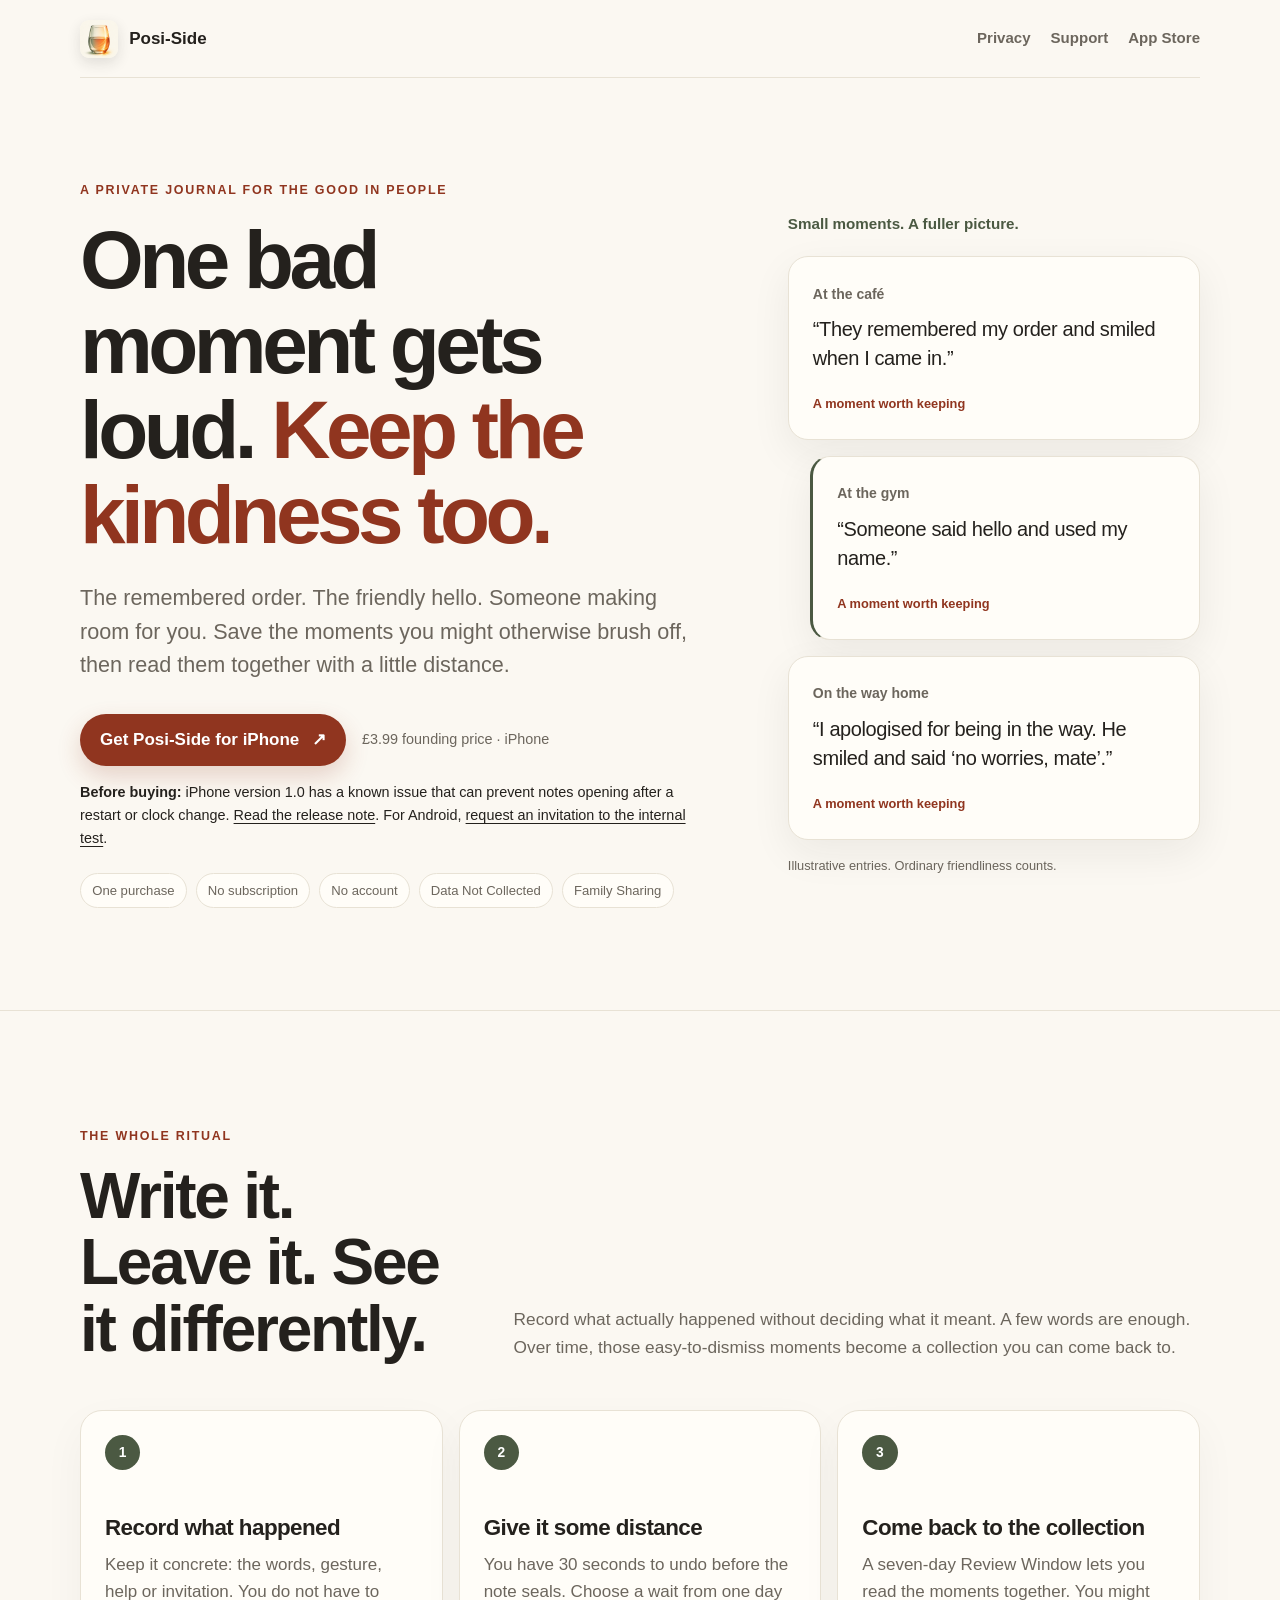
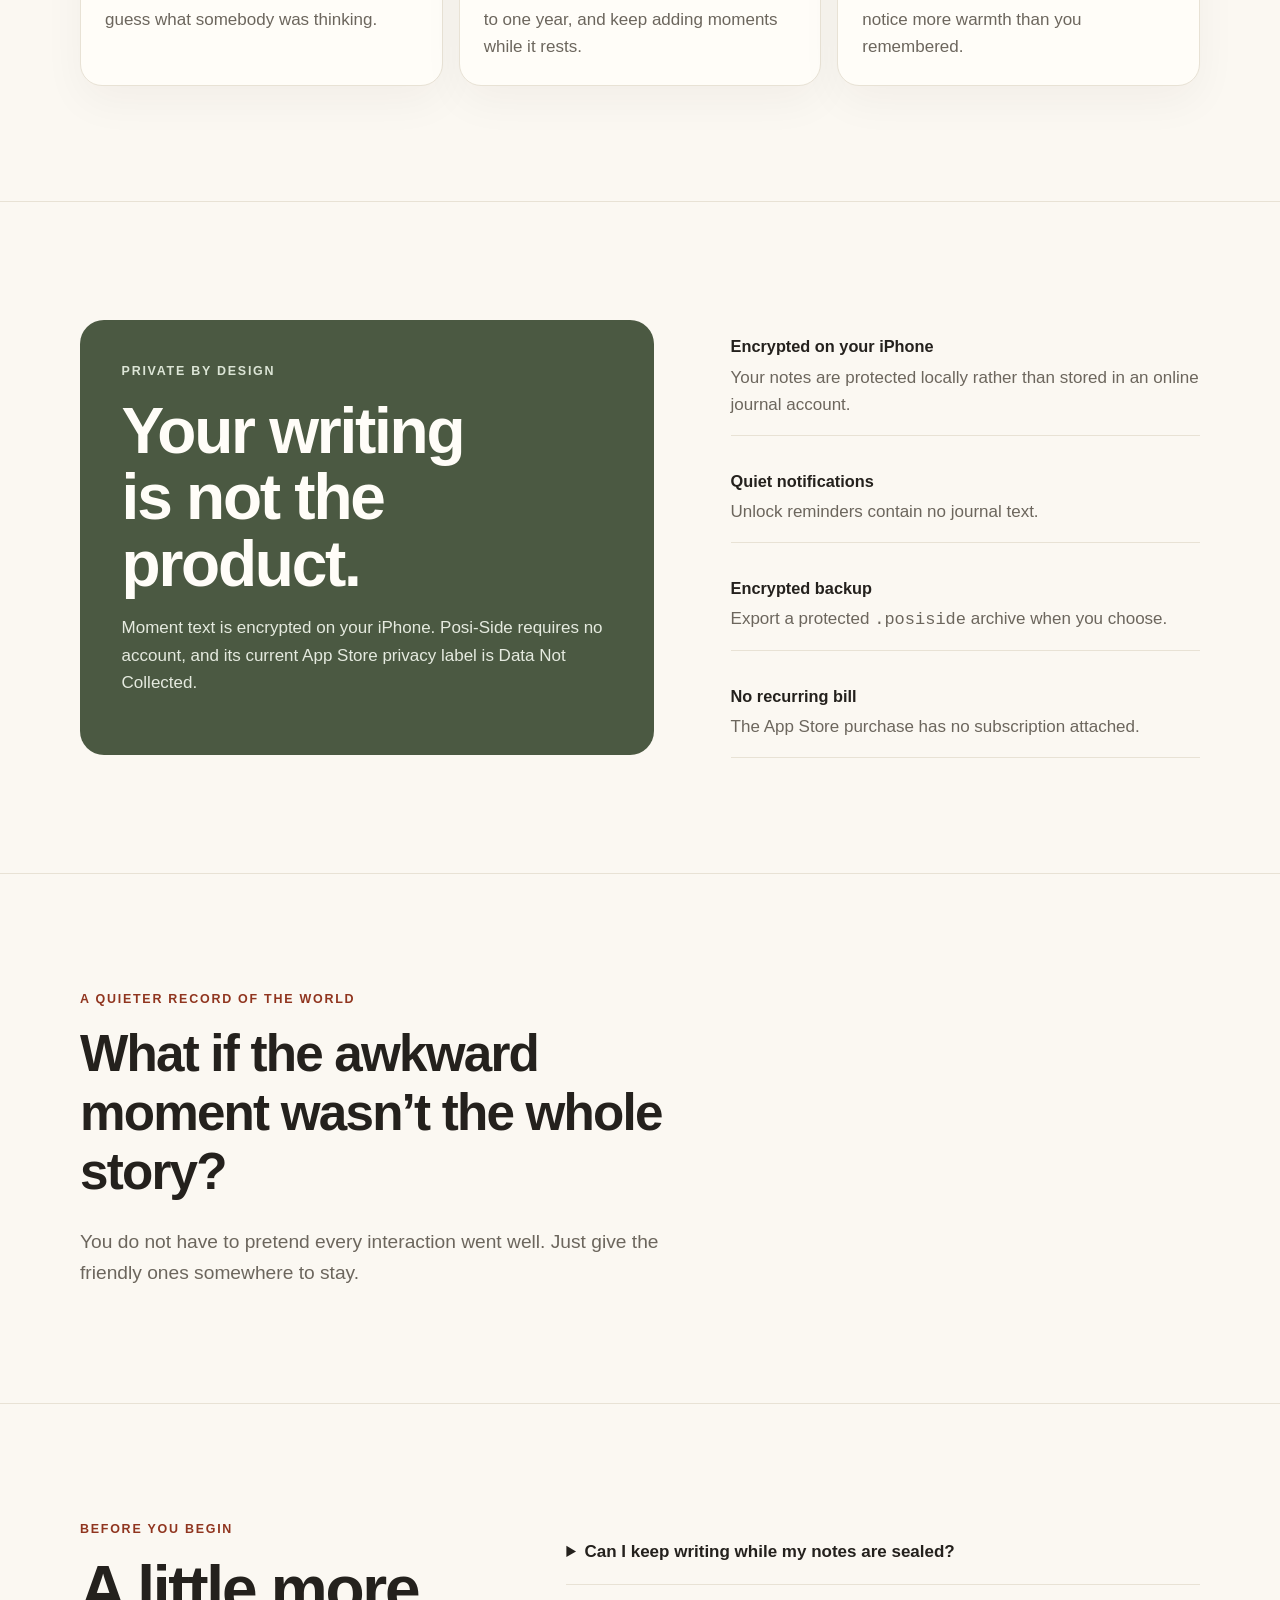
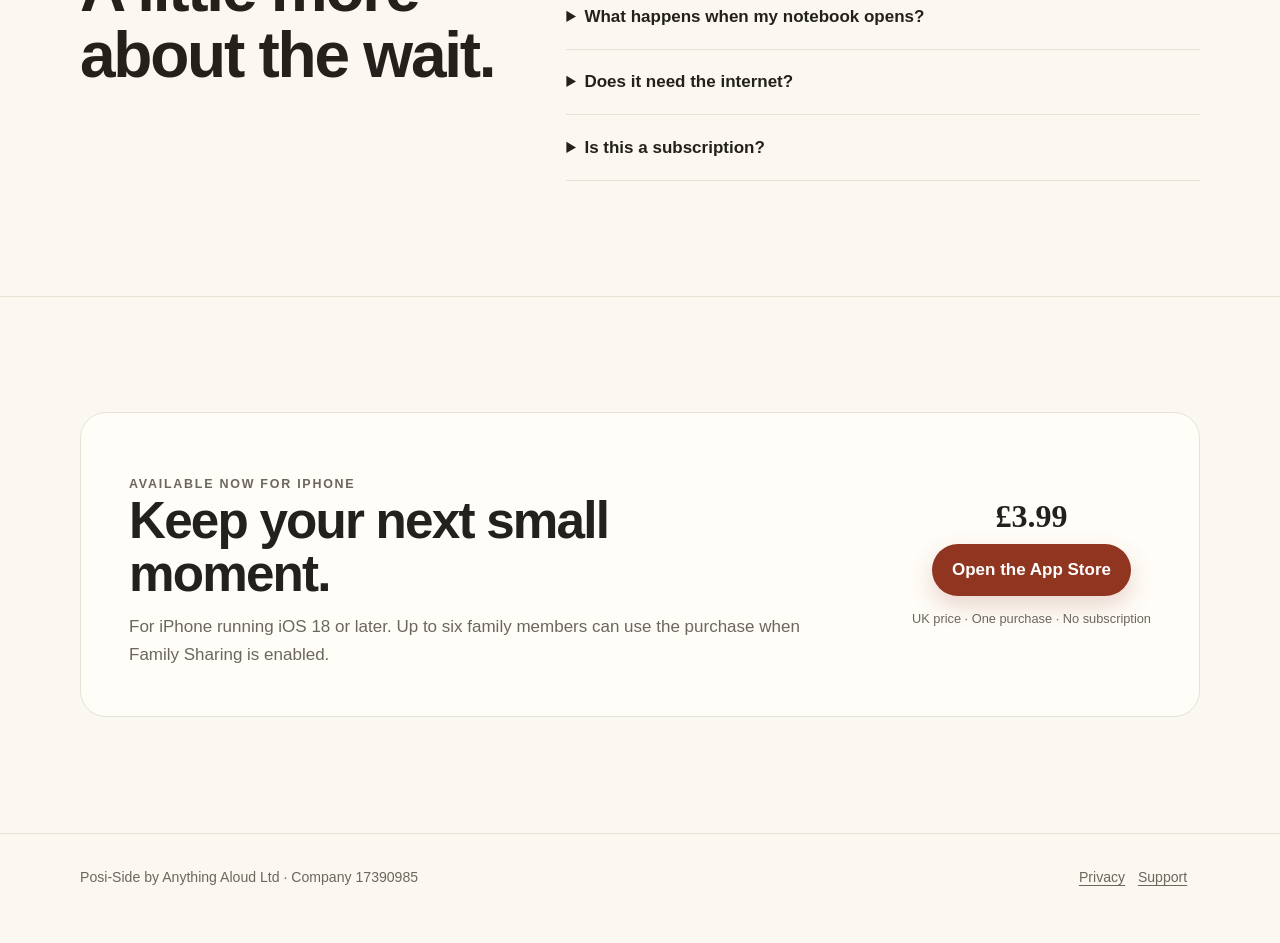
<file: index.html>
<!doctype html>
<html lang="en-GB">
<head>
  <meta charset="utf-8">
  <meta name="viewport" content="width=device-width,initial-scale=1">
  <meta name="referrer" content="strict-origin-when-cross-origin">
  <meta name="robots" content="index,follow,max-image-preview:large">
  <meta name="theme-color" content="#fbf8f2">
  <meta name="apple-itunes-app" content="app-id=6804738473">
  <title>Posi-Side — keep the quiet evidence too</title>
  <meta name="description" content="Record the small, observable signs of warmth that are easy to overlook, then revisit the collection later. A private iPhone journal with no account or subscription.">
  <link rel="canonical" href="https://alfie-ns.github.io/posi-side-support/">
  <meta property="og:type" content="website">
  <meta property="og:site_name" content="Posi-Side">
  <meta property="og:title" content="Posi-Side — keep the quiet evidence too">
  <meta property="og:description" content="Record the ordinary warmth you usually miss, then see the cumulative pattern later. Private on iPhone, with no account or subscription.">
  <meta property="og:url" content="https://alfie-ns.github.io/posi-side-support/">
  <meta property="og:image" content="https://alfie-ns.github.io/posi-side-support/assets/posi-side-header.png">
  <meta property="og:image:width" content="1600">
  <meta property="og:image:height" content="900">
  <meta property="og:image:alt" content="Posi-Side: Keep the quiet evidence. See the pattern later.">
  <meta name="twitter:card" content="summary_large_image">
  <meta name="twitter:title" content="Posi-Side — keep the quiet evidence too">
  <meta name="twitter:description" content="Record the ordinary warmth you usually miss, then see the cumulative pattern later. Private on iPhone, with no account or subscription.">
  <meta name="twitter:image" content="https://alfie-ns.github.io/posi-side-support/assets/posi-side-header.png">
  <link rel="stylesheet" href="styles.css">
</head>
<body>
  <a class="skip" href="#content">Skip to content</a>
  <div class="wrap">
    <header class="site-header">
      <a class="brand" href="./" aria-label="Posi-Side home">
        <img src="assets/posi-side-icon.png" width="38" height="38" alt="">
        <span>Posi-Side</span>
      </a>
      <nav aria-label="Page">
        <a href="privacy/">Privacy</a>
        <a href="support/">Support</a>
        <a class="nav-buy" href="https://apps.apple.com/gb/app/posi-side-positive-journal/id6804738473">App Store</a>
      </nav>
    </header>
  </div>

  <main id="content">
    <div class="wrap">
      <section class="hero" aria-labelledby="hero-title">
        <div>
          <p class="eyebrow">A private journal for the good in people</p>
          <h1 id="hero-title">One bad moment gets loud. <em>Keep the kindness too.</em></h1>
          <p class="lede">The remembered order. The friendly hello. Someone making room for you. Save the moments you might otherwise brush off, then read them together with a little distance.</p>
          <div class="actions">
            <a class="primary" href="https://apps.apple.com/gb/app/posi-side-positive-journal/id6804738473">Get Posi-Side for iPhone <span aria-hidden="true">↗</span></a>
            <span class="price-note">£3.99 founding price · iPhone</span>
          </div>
          <p class="small"><strong>Before buying:</strong> iPhone version 1.0 has a known issue that can prevent notes opening after a restart or clock change. <a href="support/">Read the release note</a>. For Android, <a href="test/">request an invitation to the internal test</a>.</p>
          <ul class="trust" aria-label="Purchase and privacy details">
            <li>One purchase</li>
            <li>No subscription</li>
            <li>No account</li>
            <li>Data Not Collected</li>
            <li>Family Sharing</li>
          </ul>
        </div>
        <aside class="moment-stack" aria-label="Example moments you could keep">
          <p class="example-label">Small moments. A fuller picture.</p>
          <article class="moment"><span class="moment-context">At the café</span><p>“They remembered my order and smiled when I came in.”</p><span class="moment-status">A moment worth keeping</span></article>
          <article class="moment"><span class="moment-context">At the gym</span><p>“Someone said hello and used my name.”</p><span class="moment-status">A moment worth keeping</span></article>
          <article class="moment"><span class="moment-context">On the way home</span><p>“I apologised for being in the way. He smiled and said ‘no worries, mate’.”</p><span class="moment-status">A moment worth keeping</span></article>
          <p class="example-caption">Illustrative entries. Ordinary friendliness counts.</p>
        </aside>
      </section>
    </div>

    <section class="section" id="how" aria-labelledby="how-title">
      <div class="wrap">
        <div class="section-head">
          <div>
            <p class="eyebrow">The whole ritual</p>
            <h2 id="how-title">Write it. Leave it. See it differently.</h2>
          </div>
          <p>Record what actually happened without deciding what it meant. A few words are enough. Over time, those easy-to-dismiss moments become a collection you can come back to.</p>
        </div>
        <div class="steps">
          <article class="step">
            <span class="number" aria-hidden="true">1</span>
            <h3>Record what happened</h3>
            <p>Keep it concrete: the words, gesture, help or invitation. You do not have to guess what somebody was thinking.</p>
          </article>
          <article class="step">
            <span class="number" aria-hidden="true">2</span>
            <h3>Give it some distance</h3>
            <p>You have 30 seconds to undo before the note seals. Choose a wait from one day to one year, and keep adding moments while it rests.</p>
          </article>
          <article class="step">
            <span class="number" aria-hidden="true">3</span>
            <h3>Come back to the collection</h3>
            <p>A seven-day Review Window lets you read the moments together. You might notice more warmth than you remembered.</p>
          </article>
        </div>
      </div>
    </section>

    <section class="section" id="privacy" aria-labelledby="privacy-title">
      <div class="wrap privacy-grid">
        <div class="privacy-card">
          <p class="eyebrow">Private by design</p>
          <h2 id="privacy-title">Your writing is not the product.</h2>
          <p>Moment text is encrypted on your iPhone. Posi-Side requires no account, and its current App Store privacy label is Data Not Collected.</p>
        </div>
        <ul class="facts">
          <li><strong>Encrypted on your iPhone</strong><span>Your notes are protected locally rather than stored in an online journal account.</span></li>
          <li><strong>Quiet notifications</strong><span>Unlock reminders contain no journal text.</span></li>
          <li><strong>Encrypted backup</strong><span>Export a protected <code>.posiside</code> archive when you choose.</span></li>
          <li><strong>No recurring bill</strong><span>The App Store purchase has no subscription attached.</span></li>
        </ul>
      </div>
    </section>

    <section class="section" aria-labelledby="perspective-title">
      <div class="wrap">
        <p class="eyebrow">A quieter record of the world</p>
        <h2 class="quote" id="perspective-title">What if the awkward moment wasn’t the whole story?</h2>
        <p class="perspective-copy">You do not have to pretend every interaction went well. Just give the friendly ones somewhere to stay.</p>
      </div>
    </section>

    <section class="section" aria-labelledby="questions-title">
      <div class="wrap questions">
        <div><p class="eyebrow">Before you begin</p><h2 id="questions-title">A little more about the wait.</h2></div>
        <div class="answers">
          <details><summary>Can I keep writing while my notes are sealed?</summary><p>Yes. Keep capturing moments while you wait. Each new note has its own 30-second undo period before it seals.</p></details>
          <details><summary>What happens when my notebook opens?</summary><p>You get a seven-day Review Window to revisit the collection. Afterwards, the notes return to the protected archive. The app also has a once-in-three-years Review Day that opens sealed history for 24 hours. Enable reminders if you would like help remembering the opening date.</p></details>
          <details><summary>Does it need the internet?</summary><p>You can capture moments offline. After an iPhone restart or a clock change, a brief internet connection may be needed to confirm the opening date. That check does not send your journal text. We are preparing a fix for this check in version 1.0; <a href="support/">read the current release note</a>.</p></details>
          <details><summary>Is this a subscription?</summary><p>No. The current UK App Store price is £3.99, paid once. There is no subscription attached to that purchase. Prices vary by country; the App Store shows your local price before you buy.</p></details>
        </div>
      </div>
    </section>

    <section class="section" aria-labelledby="buy-title">
      <div class="wrap">
        <div class="offer">
          <div>
            <p class="eyebrow">Available now for iPhone</p>
            <h2 id="buy-title">Keep your next small moment.</h2>
            <p>For iPhone running iOS 18 or later. Up to six family members can use the purchase when Family Sharing is enabled.</p>
          </div>
          <div class="offer-action">
            <div class="price">£3.99</div>
            <a class="primary" href="https://apps.apple.com/gb/app/posi-side-positive-journal/id6804738473">Open the App Store</a>
            <p class="fine">UK price · One purchase · No subscription</p>
          </div>
        </div>
      </div>
    </section>
  </main>

  <footer>
    <div class="wrap footer-inner">
      <p>Posi-Side by Anything Aloud Ltd · Company 17390985</p>
      <p><a href="privacy/">Privacy</a><a href="support/">Support</a></p>
    </div>
  </footer>
</body>
</html>
</file>
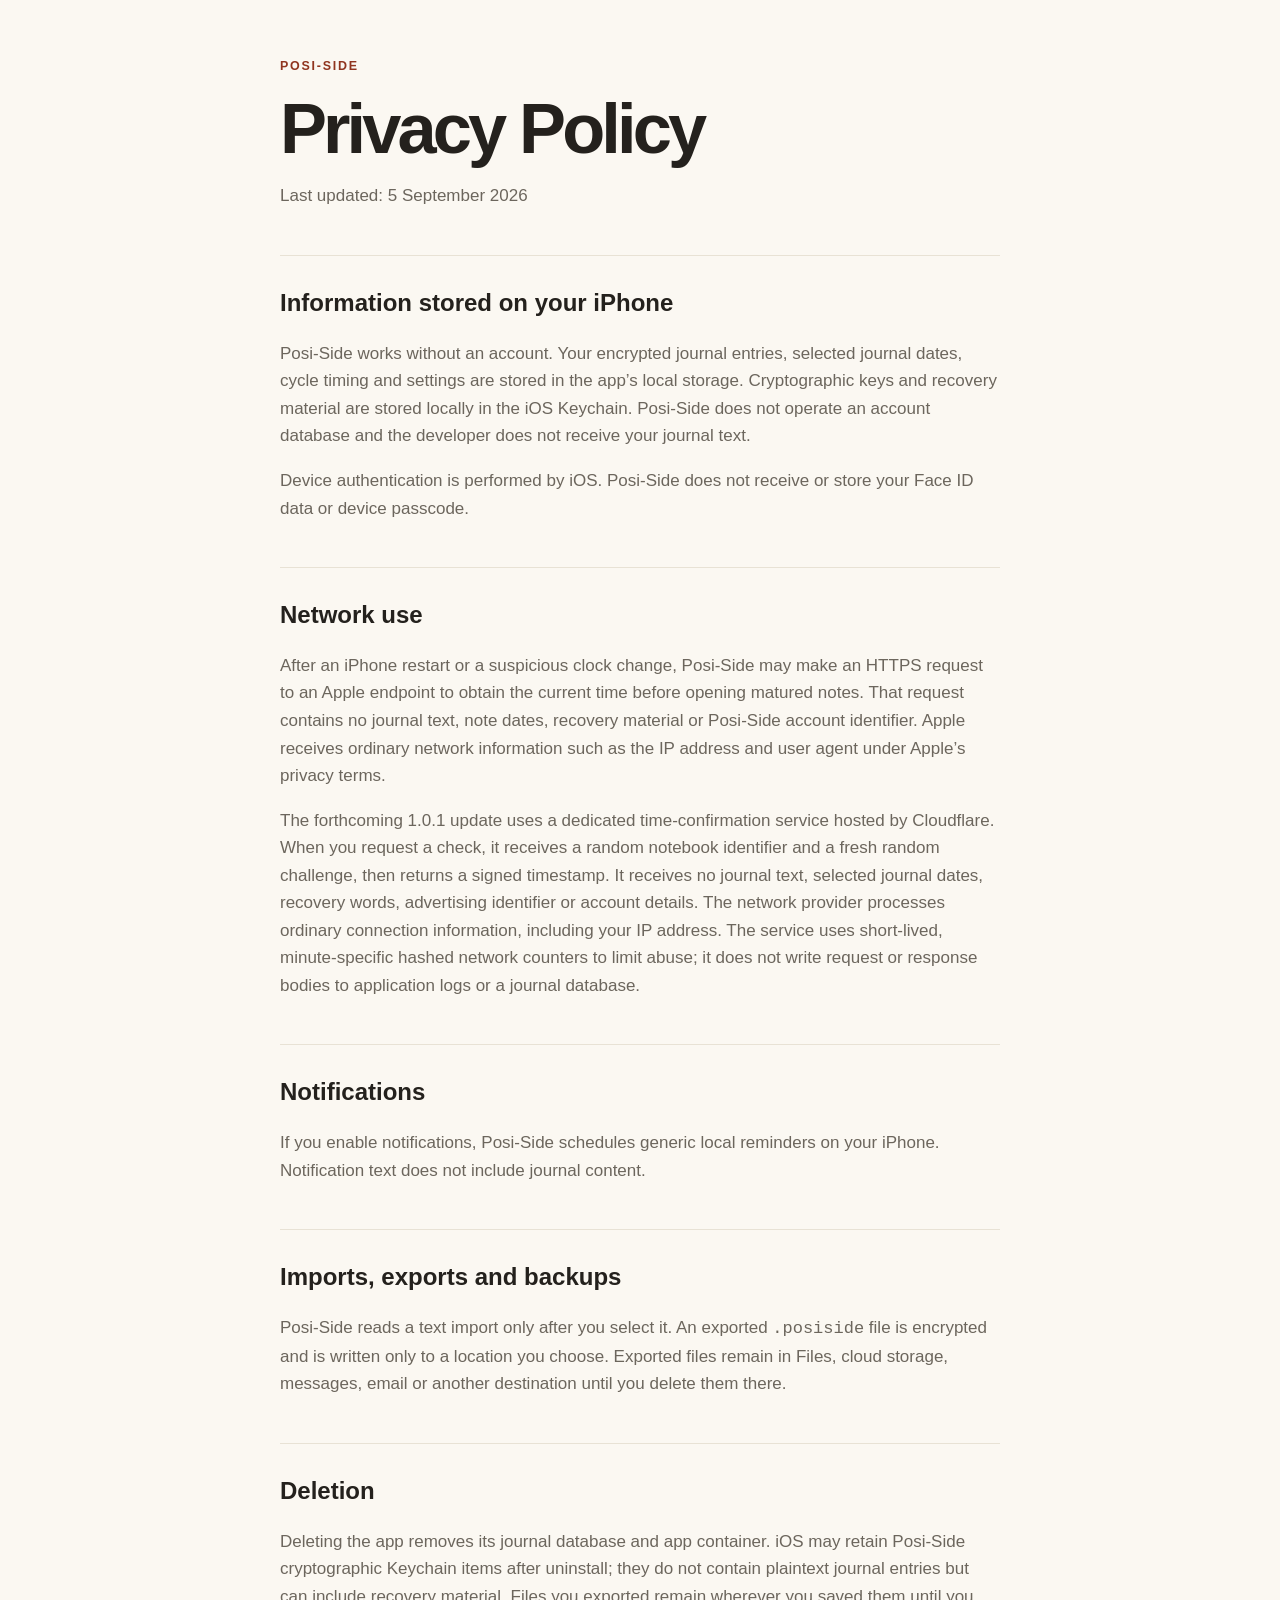
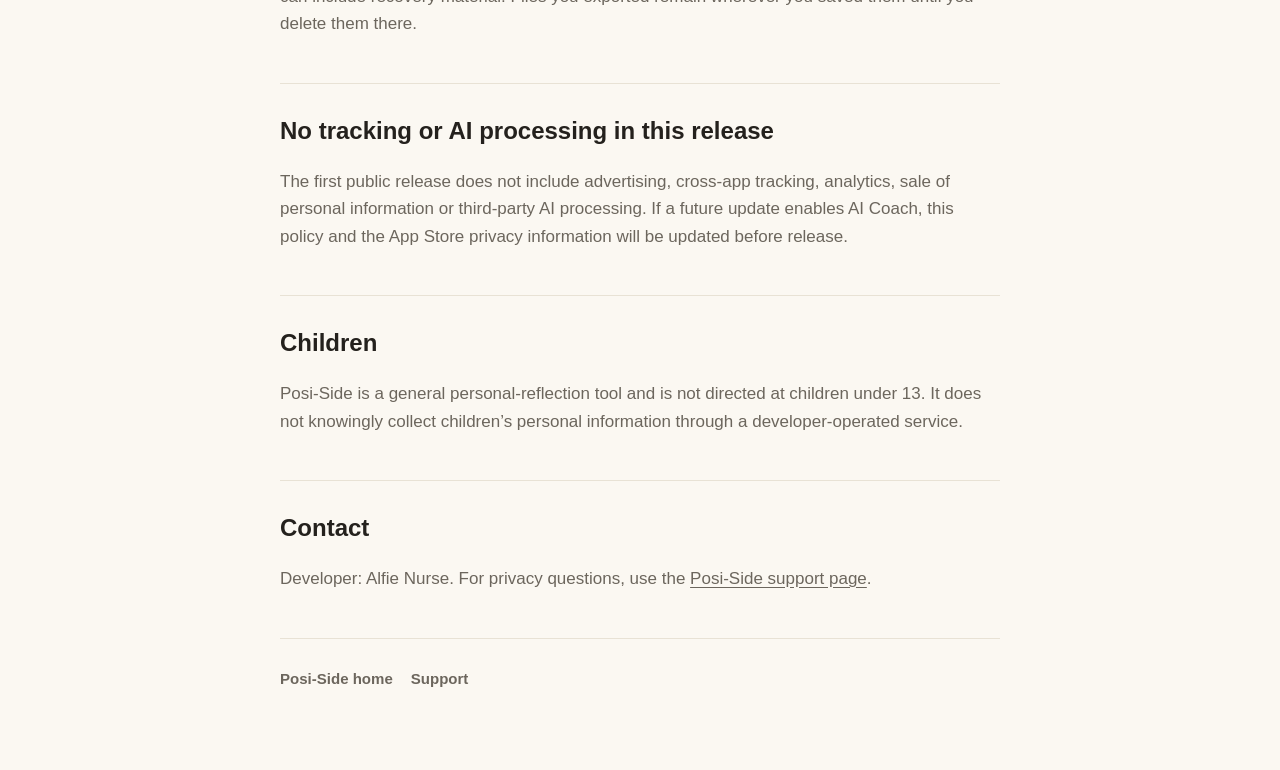
<file: privacy/index.html>
<!doctype html>
<html lang="en-GB">
<head>
  <meta charset="utf-8">
  <meta name="viewport" content="width=device-width, initial-scale=1">
  <meta name="description" content="Privacy Policy for the Posi-Side iPhone app.">
  <title>Privacy Policy — Posi-Side</title>
  <link rel="stylesheet" href="../styles.css">
</head>
<body>
<main>
  <header>
    <div class="eyebrow">Posi-Side</div>
    <h1>Privacy Policy</h1>
    <p>Last updated: 5 September 2026</p>
  </header>
  <section>
    <h2>Information stored on your iPhone</h2>
    <p>Posi-Side works without an account. Your encrypted journal entries, selected journal dates, cycle timing and settings are stored in the app’s local storage. Cryptographic keys and recovery material are stored locally in the iOS Keychain. Posi-Side does not operate an account database and the developer does not receive your journal text.</p>
    <p>Device authentication is performed by iOS. Posi-Side does not receive or store your Face ID data or device passcode.</p>
  </section>
  <section>
    <h2>Network use</h2>
    <p>After an iPhone restart or a suspicious clock change, Posi-Side may make an HTTPS request to an Apple endpoint to obtain the current time before opening matured notes. That request contains no journal text, note dates, recovery material or Posi-Side account identifier. Apple receives ordinary network information such as the IP address and user agent under Apple’s privacy terms.</p>
    <p>The forthcoming 1.0.1 update uses a dedicated time-confirmation service hosted by Cloudflare. When you request a check, it receives a random notebook identifier and a fresh random challenge, then returns a signed timestamp. It receives no journal text, selected journal dates, recovery words, advertising identifier or account details. The network provider processes ordinary connection information, including your IP address. The service uses short-lived, minute-specific hashed network counters to limit abuse; it does not write request or response bodies to application logs or a journal database.</p>
  </section>
  <section>
    <h2>Notifications</h2>
    <p>If you enable notifications, Posi-Side schedules generic local reminders on your iPhone. Notification text does not include journal content.</p>
  </section>
  <section>
    <h2>Imports, exports and backups</h2>
    <p>Posi-Side reads a text import only after you select it. An exported <code>.posiside</code> file is encrypted and is written only to a location you choose. Exported files remain in Files, cloud storage, messages, email or another destination until you delete them there.</p>
  </section>
  <section>
    <h2>Deletion</h2>
    <p>Deleting the app removes its journal database and app container. iOS may retain Posi-Side cryptographic Keychain items after uninstall; they do not contain plaintext journal entries but can include recovery material. Files you exported remain wherever you saved them until you delete them there.</p>
  </section>
  <section>
    <h2>No tracking or AI processing in this release</h2>
    <p>The first public release does not include advertising, cross-app tracking, analytics, sale of personal information or third-party AI processing. If a future update enables AI Coach, this policy and the App Store privacy information will be updated before release.</p>
  </section>
  <section>
    <h2>Children</h2>
    <p>Posi-Side is a general personal-reflection tool and is not directed at children under 13. It does not knowingly collect children’s personal information through a developer-operated service.</p>
  </section>
  <section>
    <h2>Contact</h2>
    <p>Developer: Alfie Nurse. For privacy questions, use the <a href="../support/">Posi-Side support page</a>.</p>
  </section>
  <nav class="nav"><a href="../">Posi-Side home</a><a href="../support/">Support</a></nav>
</main>
</body>
</html>
</file>
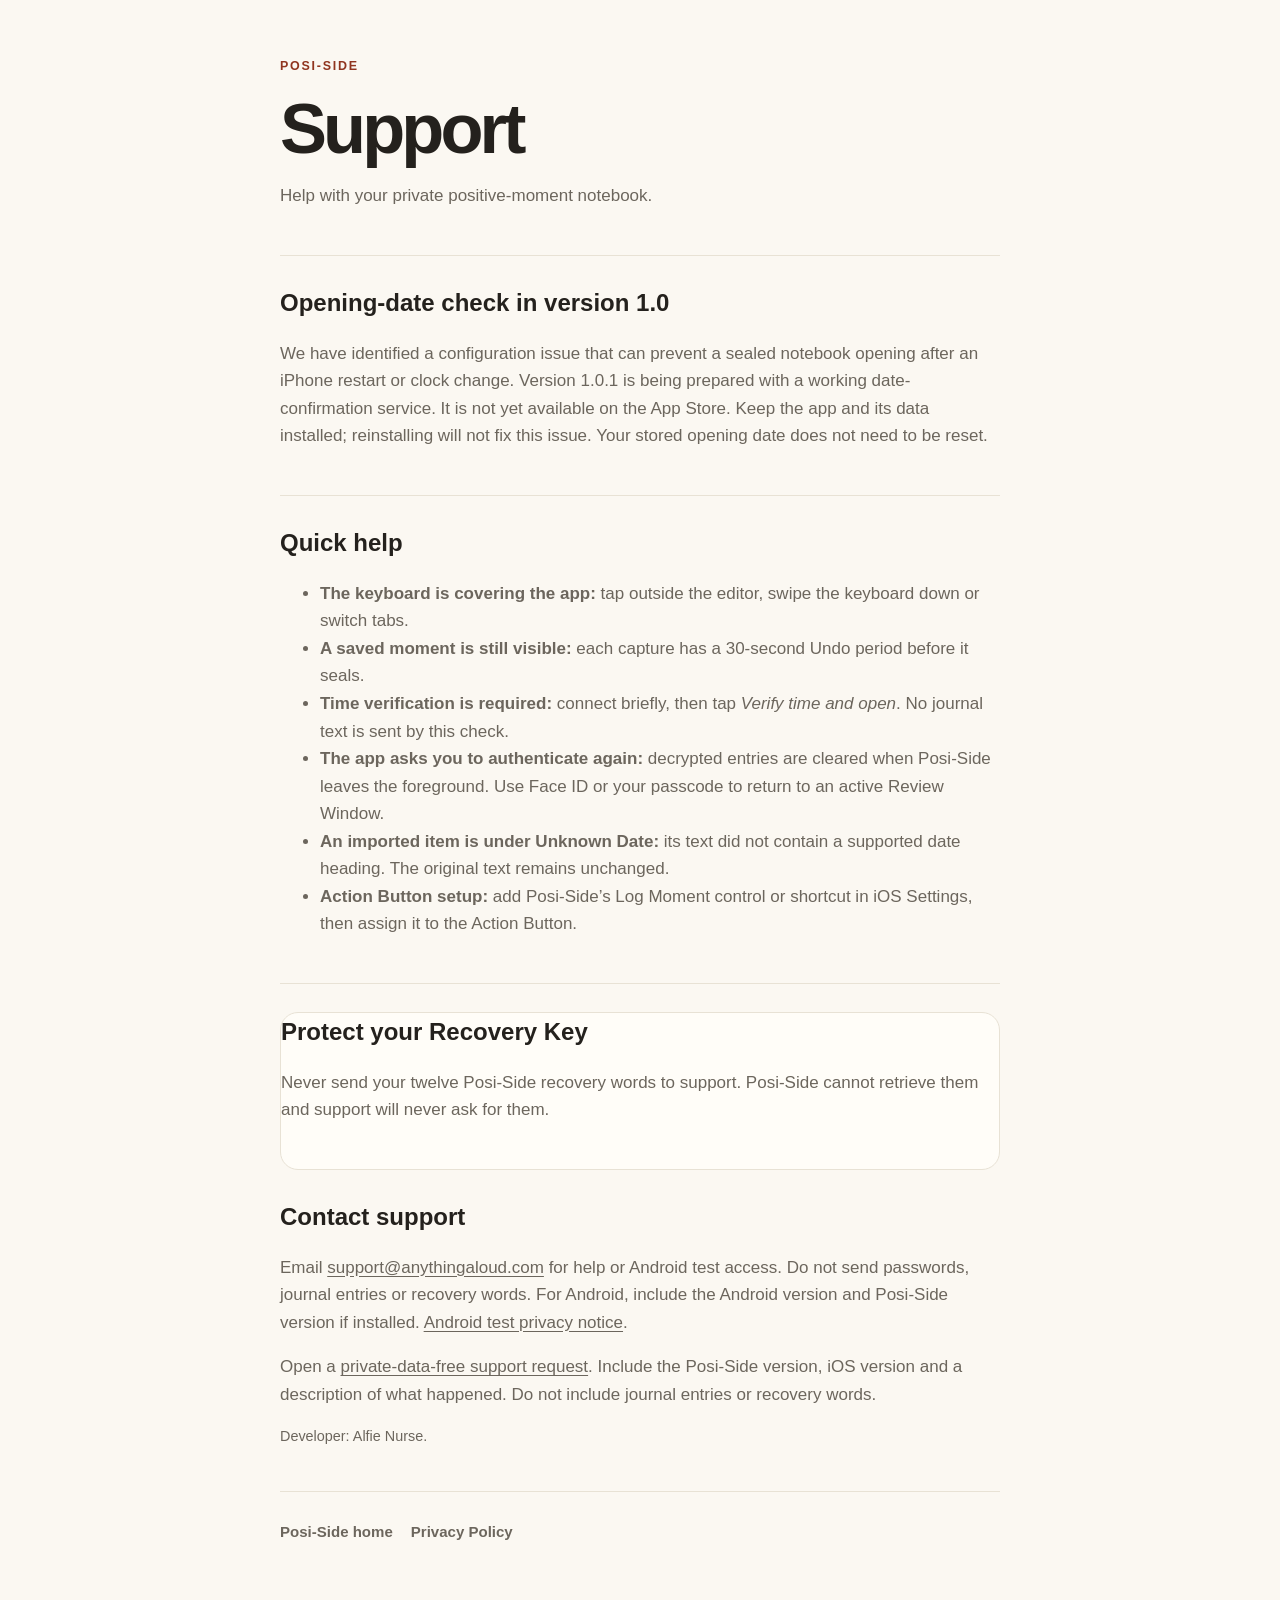
<file: support/index.html>
<!doctype html>
<html lang="en-GB">
<head>
  <meta charset="utf-8">
  <meta name="viewport" content="width=device-width, initial-scale=1">
  <meta name="description" content="Help and support for the Posi-Side iPhone app.">
  <title>Support — Posi-Side</title>
  <link rel="stylesheet" href="../styles.css">
</head>
<body>
<main>
  <header>
    <div class="eyebrow">Posi-Side</div>
    <h1>Support</h1>
    <p>Help with your private positive-moment notebook.</p>
  </header>
  <section>
    <h2>Opening-date check in version 1.0</h2>
    <p>We have identified a configuration issue that can prevent a sealed notebook opening after an iPhone restart or clock change. Version 1.0.1 is being prepared with a working date-confirmation service. It is not yet available on the App Store. Keep the app and its data installed; reinstalling will not fix this issue. Your stored opening date does not need to be reset.</p>
  </section>
  <section>
    <h2>Quick help</h2>
    <ul>
      <li><strong>The keyboard is covering the app:</strong> tap outside the editor, swipe the keyboard down or switch tabs.</li>
      <li><strong>A saved moment is still visible:</strong> each capture has a 30-second Undo period before it seals.</li>
      <li><strong>Time verification is required:</strong> connect briefly, then tap <em>Verify time and open</em>. No journal text is sent by this check.</li>
      <li><strong>The app asks you to authenticate again:</strong> decrypted entries are cleared when Posi-Side leaves the foreground. Use Face ID or your passcode to return to an active Review Window.</li>
      <li><strong>An imported item is under Unknown Date:</strong> its text did not contain a supported date heading. The original text remains unchanged.</li>
      <li><strong>Action Button setup:</strong> add Posi-Side’s Log Moment control or shortcut in iOS Settings, then assign it to the Action Button.</li>
    </ul>
  </section>
  <section class="card">
    <h2>Protect your Recovery Key</h2>
    <p>Never send your twelve Posi-Side recovery words to support. Posi-Side cannot retrieve them and support will never ask for them.</p>
  </section>
  <section>
    <h2>Contact support</h2>
    <p>Email <a href="mailto:support@anythingaloud.com">support@anythingaloud.com</a> for help or Android test access. Do not send passwords, journal entries or recovery words. For Android, include the Android version and Posi-Side version if installed. <a href="../test/privacy.html">Android test privacy notice</a>.</p>
    <p>Open a <a href="https://github.com/alfie-ns/posi-side-support/issues/new">private-data-free support request</a>. Include the Posi-Side version, iOS version and a description of what happened. Do not include journal entries or recovery words.</p>
    <p class="small">Developer: Alfie Nurse.</p>
  </section>
  <nav class="nav"><a href="../">Posi-Side home</a><a href="../privacy/">Privacy Policy</a></nav>
</main>
</body>
</html>
</file>
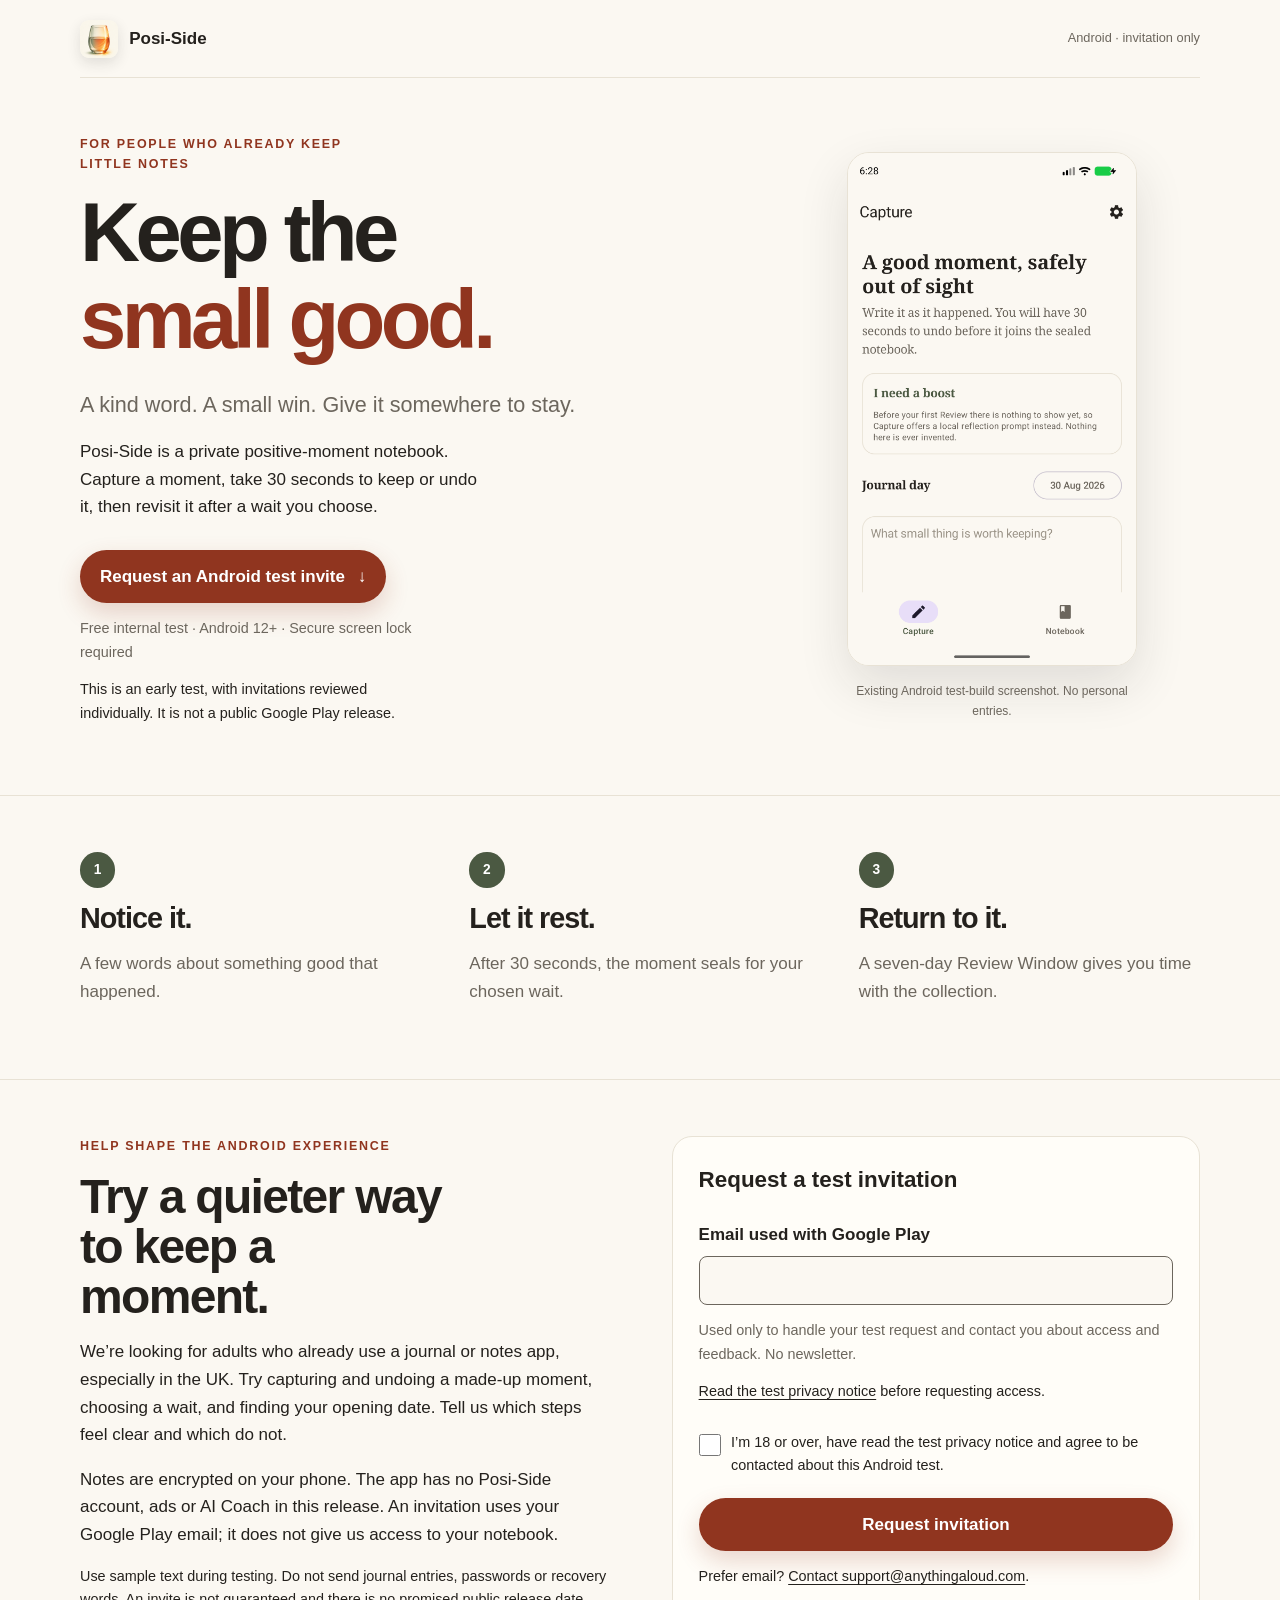
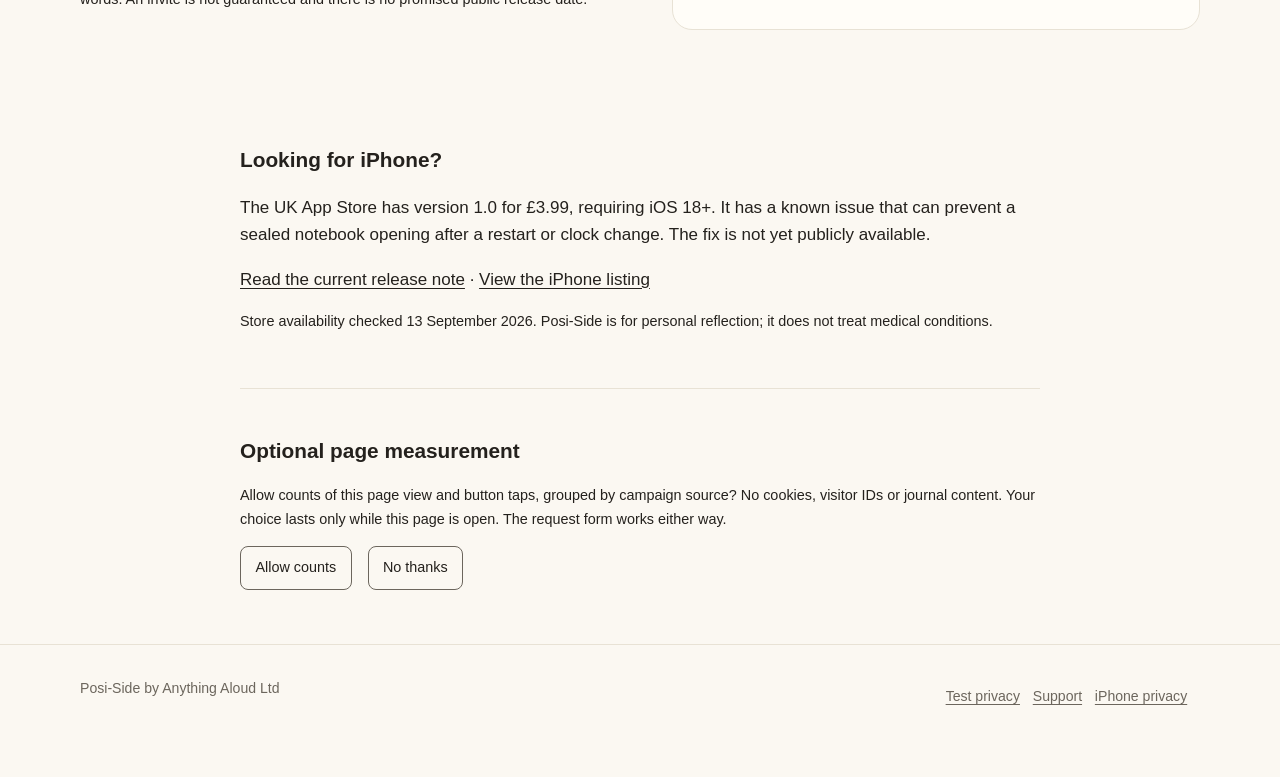
<file: test/index.html>
<!doctype html>
<html lang="en-GB">
<head>
  <meta charset="utf-8">
  <meta name="viewport" content="width=device-width,initial-scale=1">
  <meta name="referrer" content="no-referrer">
  <meta name="theme-color" content="#fbf8f2">
  <title>Keep the small good — Posi-Side Android test</title>
  <meta name="description" content="A kind word. A small win. Give it somewhere to stay. Request an invitation to test Posi-Side, a private positive-moment notebook for Android.">
  <link rel="canonical" href="https://alfie-ns.github.io/posi-side-support/test/">
  <link rel="icon" href="../assets/posi-side-icon.png">
  <link rel="stylesheet" href="../styles.css">
  <link rel="stylesheet" href="campaign.css">
  <script src="campaign.js" defer></script>
</head>
<body>
  <a class="skip" href="#content">Skip to content</a>
  <header class="wrap site-header">
    <a class="brand" href="../"><img src="../assets/posi-side-icon.png" alt="" width="38" height="38"><span>Posi-Side</span></a>
    <span class="test-label">Android · invitation only</span>
  </header>
  <main id="content">
    <section class="wrap campaign-hero" aria-labelledby="title">
      <div class="hero-copy">
        <p class="eyebrow">For people who already keep little notes</p>
        <h1 id="title">Keep the <em>small good.</em></h1>
        <p class="lede">A kind word. A small win. Give it somewhere to stay.</p>
        <p>Posi-Side is a private positive-moment notebook. Capture a moment, take 30 seconds to keep or undo it, then revisit it after a wait you choose.</p>
        <a class="primary" href="#invite-form" data-event="cta_tap">Request an Android test invite <span aria-hidden="true">↓</span></a>
        <p class="small muted">Free internal test · Android 12+ · Secure screen lock required</p>
        <p class="small">This is an early test, with invitations reviewed individually. It is not a public Google Play release.</p>
      </div>
      <figure class="capture">
        <img src="../assets/android-capture.png" width="1080" height="1920" alt="Posi-Side Android capture screen: a blank moment field, a 30-second undo explanation, and Capture and Notebook tabs.">
        <figcaption>Existing Android test-build screenshot. No personal entries.</figcaption>
      </figure>
    </section>
    <section class="section compact" aria-label="How Posi-Side works">
      <div class="wrap ritual">
        <div><span class="number">1</span><h2>Notice it.</h2><p>A few words about something good that happened.</p></div>
        <div><span class="number">2</span><h2>Let it rest.</h2><p>After 30 seconds, the moment seals for your chosen wait.</p></div>
        <div><span class="number">3</span><h2>Return to it.</h2><p>A seven-day Review Window gives you time with the collection.</p></div>
      </div>
    </section>
    <section class="section compact" id="request" aria-labelledby="request-title">
      <div class="wrap request-grid">
        <div>
          <p class="eyebrow">Help shape the Android experience</p>
          <h2 id="request-title">Try a quieter way to keep a moment.</h2>
          <p>We’re looking for adults who already use a journal or notes app, especially in the UK. Try capturing and undoing a made-up moment, choosing a wait, and finding your opening date. Tell us which steps feel clear and which do not.</p>
          <p>Notes are encrypted on your phone. The app has no Posi-Side account, ads or AI Coach in this release. An invitation uses your Google Play email; it does not give us access to your notebook.</p>
          <p class="small">Use sample text during testing. Do not send journal entries, passwords or recovery words. An invite is not guaranteed and there is no promised public release date.</p>
        </div>
        <form id="invite-form" aria-describedby="request-help" novalidate>
          <h3>Request a test invitation</h3>
          <label for="email">Email used with Google Play</label>
          <input id="email" name="email" type="email" inputmode="email" autocomplete="email" maxlength="254" required aria-describedby="request-help">
          <p id="request-help" class="small muted">Used only to handle your test request and contact you about access and feedback. No newsletter.</p>
          <div class="honeypot" aria-hidden="true"><label>Leave empty<input name="website" tabindex="-1" autocomplete="off"></label></div>
          <p class="small"><a href="privacy.html">Read the test privacy notice</a> before requesting access.</p>
          <label class="check"><input id="consent" name="consent" type="checkbox" required><span>I’m 18 or over, have read the test privacy notice and agree to be contacted about this Android test.</span></label>
          <button class="primary" type="submit">Request invitation</button>
          <p id="form-status" role="status" aria-live="polite" tabindex="-1"></p>
          <p class="small">Prefer email? <a data-event="email_click" href="mailto:support@anythingaloud.com?subject=Posi-Side%20Android%20test%20request">Contact support@anythingaloud.com</a>.</p>
          <noscript><p>JavaScript is needed for this form. Please use the email link to request access.</p></noscript>
        </form>
      </div>
    </section>
    <section class="wrap secondary-info" aria-labelledby="iphone-title">
      <h2 id="iphone-title">Looking for iPhone?</h2>
      <p>The UK App Store has version 1.0 for £3.99, requiring iOS 18+. It has a known issue that can prevent a sealed notebook opening after a restart or clock change. The fix is not yet publicly available.</p>
      <p><a href="../support/">Read the current release note</a> · <a data-event="store_click" href="https://apps.apple.com/gb/app/posi-side-positive-journal/id6804738473">View the iPhone listing</a></p>
      <p class="small">Store availability checked 13 September 2026. Posi-Side is for personal reflection; it does not treat medical conditions.</p>
    </section>
    <aside class="wrap measurement" aria-labelledby="measurement-title">
      <h2 id="measurement-title">Optional page measurement</h2>
      <p>Allow counts of this page view and button taps, grouped by campaign source? No cookies, visitor IDs or journal content. Your choice lasts only while this page is open. The request form works either way.</p>
      <div class="measurement-actions"><button type="button" id="allow-counts">Allow counts</button><button type="button" id="decline-counts">No thanks</button></div>
      <p id="measurement-status" role="status" aria-live="polite"></p>
    </aside>
  </main>
  <footer><div class="wrap footer-inner"><p>Posi-Side by Anything Aloud Ltd</p><p><a href="privacy.html">Test privacy</a><a href="../support/">Support</a><a href="../privacy/">iPhone privacy</a></p></div></footer>
</body>
</html>
</file>
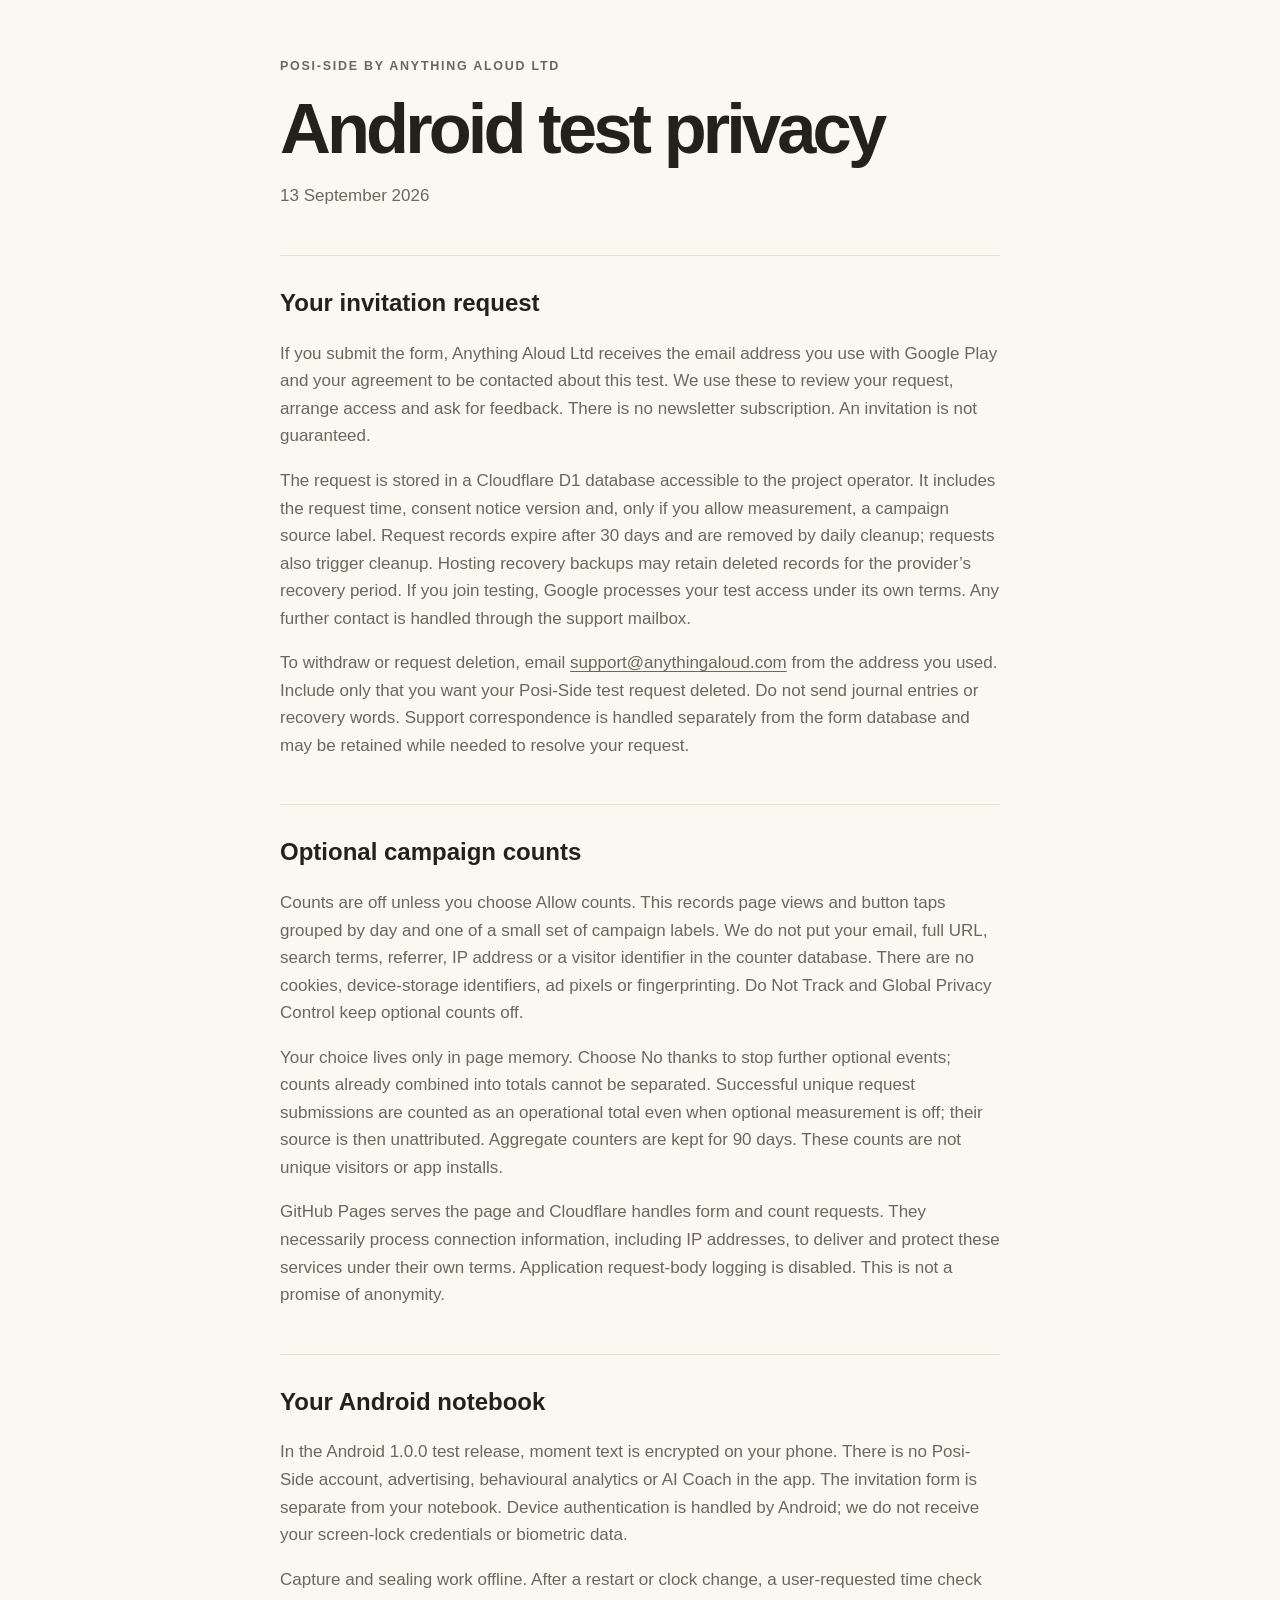
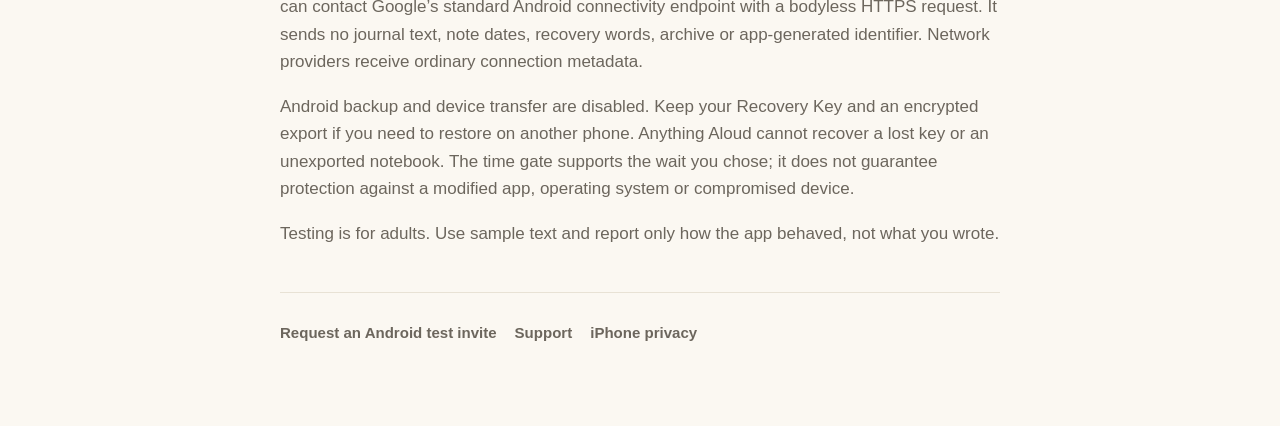
<file: test/privacy.html>
<!doctype html>
<html lang="en-GB"><head><meta charset="utf-8"><meta name="viewport" content="width=device-width,initial-scale=1"><meta name="referrer" content="no-referrer"><title>Android test privacy — Posi-Side</title><link rel="stylesheet" href="../styles.css"><link rel="stylesheet" href="campaign.css"></head>
<body><main>
<header><p class="eyebrow">Posi-Side by Anything Aloud Ltd</p><h1>Android test privacy</h1><p>13 September 2026</p></header>
<section><h2>Your invitation request</h2><p>If you submit the form, Anything Aloud Ltd receives the email address you use with Google Play and your agreement to be contacted about this test. We use these to review your request, arrange access and ask for feedback. There is no newsletter subscription. An invitation is not guaranteed.</p><p>The request is stored in a Cloudflare D1 database accessible to the project operator. It includes the request time, consent notice version and, only if you allow measurement, a campaign source label. Request records expire after 30 days and are removed by daily cleanup; requests also trigger cleanup. Hosting recovery backups may retain deleted records for the provider’s recovery period. If you join testing, Google processes your test access under its own terms. Any further contact is handled through the support mailbox.</p><p>To withdraw or request deletion, email <a href="mailto:support@anythingaloud.com?subject=Delete%20Posi-Side%20test%20request">support@anythingaloud.com</a> from the address you used. Include only that you want your Posi-Side test request deleted. Do not send journal entries or recovery words. Support correspondence is handled separately from the form database and may be retained while needed to resolve your request.</p></section>
<section><h2>Optional campaign counts</h2><p>Counts are off unless you choose Allow counts. This records page views and button taps grouped by day and one of a small set of campaign labels. We do not put your email, full URL, search terms, referrer, IP address or a visitor identifier in the counter database. There are no cookies, device-storage identifiers, ad pixels or fingerprinting. Do Not Track and Global Privacy Control keep optional counts off.</p><p>Your choice lives only in page memory. Choose No thanks to stop further optional events; counts already combined into totals cannot be separated. Successful unique request submissions are counted as an operational total even when optional measurement is off; their source is then unattributed. Aggregate counters are kept for 90 days. These counts are not unique visitors or app installs.</p><p>GitHub Pages serves the page and Cloudflare handles form and count requests. They necessarily process connection information, including IP addresses, to deliver and protect these services under their own terms. Application request-body logging is disabled. This is not a promise of anonymity.</p></section>
<section><h2>Your Android notebook</h2><p>In the Android 1.0.0 test release, moment text is encrypted on your phone. There is no Posi-Side account, advertising, behavioural analytics or AI Coach in the app. The invitation form is separate from your notebook. Device authentication is handled by Android; we do not receive your screen-lock credentials or biometric data.</p><p>Capture and sealing work offline. After a restart or clock change, a user-requested time check can contact Google’s standard Android connectivity endpoint with a bodyless HTTPS request. It sends no journal text, note dates, recovery words, archive or app-generated identifier. Network providers receive ordinary connection metadata.</p><p>Android backup and device transfer are disabled. Keep your Recovery Key and an encrypted export if you need to restore on another phone. Anything Aloud cannot recover a lost key or an unexported notebook. The time gate supports the wait you chose; it does not guarantee protection against a modified app, operating system or compromised device.</p><p>Testing is for adults. Use sample text and report only how the app behaved, not what you wrote.</p></section>
<nav class="nav"><a href="./">Request an Android test invite</a><a href="../support/">Support</a><a href="../privacy/">iPhone privacy</a></nav>
</main></body></html>
</file>
<file: styles.css>
:root {
  color-scheme: light dark;
  --canvas: #fbf8f2;
  --paper: #fffdf8;
  --ink: #24211d;
  --soft: #6c665d;
  --muted: #8a8276;
  --line: #e8e2d5;
  --sage: #4b5942;
  --clay: #90351f;
  --amber: #fbe69d;
  --shadow: rgb(36 33 29 / .12);
}

* { box-sizing: border-box; }
html { font-size: 100%; scroll-behavior: smooth; }
body {
  margin: 0;
  background: var(--canvas);
  color: var(--ink);
  font: 17px/1.62 -apple-system, BlinkMacSystemFont, "Segoe UI", sans-serif;
}
img { display: block; max-width: 100%; }
a { color: inherit; text-underline-offset: .18em; }
a:focus-visible { outline: 3px solid var(--clay); outline-offset: 4px; border-radius: 4px; }
.skip {
  position: fixed; z-index: 10; left: 16px; top: -80px;
  padding: .65rem 1rem; border-radius: 8px; background: var(--ink); color: var(--canvas);
}
.skip:focus { top: 16px; }
.wrap { width: min(1120px, calc(100% - 40px)); margin-inline: auto; }
.site-header {
  display: flex; align-items: center; justify-content: space-between; gap: 1rem;
  min-height: 78px; border-bottom: 1px solid var(--line);
}
.brand { display: inline-flex; align-items: center; gap: .7rem; font-weight: 760; text-decoration: none; }
.brand img { width: 38px; height: 38px; border-radius: 9px; box-shadow: 0 5px 14px var(--shadow); }
nav { display: flex; align-items: center; gap: 1.25rem; }
nav a { color: var(--soft); font-size: .94rem; font-weight: 620; text-decoration: none; }
nav a:hover { color: var(--ink); }
.hero {
  display: grid; grid-template-columns: minmax(0, 1.08fr) minmax(280px, .72fr);
  gap: clamp(2.5rem, 7vw, 6.5rem); align-items: center;
  min-height: calc(100vh - 78px); padding: clamp(3.5rem, 8vw, 7rem) 0;
}
.eyebrow {
  margin: 0 0 1rem; color: var(--clay); font-size: .78rem; font-weight: 820;
  letter-spacing: .14em; text-transform: uppercase;
}
h1, h2 { font-family: ui-rounded, -apple-system, BlinkMacSystemFont, "Segoe UI", sans-serif; }
h1 { max-width: 13ch; margin: 0; font-size: clamp(2.85rem, 6.4vw, 5.4rem); line-height: 1.04; letter-spacing: -.055em; font-weight: 740; }
h1 em { color: var(--clay); font-style: normal; }
.lede { max-width: 41rem; margin: 1.5rem 0 0; color: var(--soft); font-size: clamp(1.12rem, 2vw, 1.35rem); line-height: 1.55; }
.actions { display: flex; align-items: center; flex-wrap: wrap; gap: .8rem 1rem; margin-top: 2rem; }
.primary {
  display: inline-flex; align-items: center; justify-content: center; min-height: 52px;
  padding: .78rem 1.25rem; border-radius: 999px; background: var(--clay); color: white;
  gap: .8rem; font-weight: 760; text-decoration: none; box-shadow: 0 10px 24px rgb(144 53 31 / .2);
}
.primary:hover { background: #762b1a; }
.price-note { color: var(--soft); font-size: .9rem; }
.trust { display: flex; flex-wrap: wrap; gap: .55rem; margin: 1.4rem 0 0; padding: 0; list-style: none; }
.trust li { padding: .36rem .7rem; border: 1px solid var(--line); border-radius: 999px; color: var(--soft); background: var(--paper); font-size: .82rem; }
.moment-stack { min-width: 0; padding: 1rem 0; }
.example-label { color: var(--sage); font-size: .95rem; font-weight: 700; margin: 0 0 1.25rem; }
.moment { position: relative; padding: 1.4rem 1.5rem; margin: 0 0 1rem; border: 1px solid var(--line); border-radius: 20px; background: var(--paper); box-shadow: 0 14px 40px rgb(36 33 29 / .065); }
.moment:nth-of-type(2) { margin-left: 1.4rem; border-left: 3px solid var(--sage); }
.moment-context { color: var(--soft); font-size: .875rem; font-weight: 650; }
.moment p { margin: .5rem 0 1rem; font-size: 1.25rem; line-height: 1.45; letter-spacing: -.02em; }
.moment-status { color: var(--clay); font-size: .8rem; font-weight: 650; }
.example-caption { color: var(--soft); font-size: .8rem; margin: .85rem 0 0; }
.section { padding: clamp(4.5rem, 9vw, 8rem) 0; border-top: 1px solid var(--line); }
.section-head { display: grid; grid-template-columns: .7fr 1.3fr; gap: 2rem 4rem; align-items: end; }
.section h2 { max-width: 14ch; margin: 0; font-size: clamp(2.2rem, 5vw, 4rem); line-height: 1.04; letter-spacing: -.035em; font-weight: 620; }
.section-head > p { max-width: 43rem; margin: 0; color: var(--soft); font-size: 1.08rem; }
.steps { display: grid; grid-template-columns: repeat(3, 1fr); gap: 1rem; margin-top: 3rem; }
.step { min-height: 260px; padding: 1.5rem; border: 1px solid var(--line); border-radius: 22px; background: var(--paper); box-shadow: 0 16px 44px rgb(36 33 29 / .045); }
.number { display: grid; place-items: center; width: 2.2rem; height: 2.2rem; border-radius: 50%; background: var(--sage); color: white; font-size: .86rem; font-weight: 800; }
.step h3 { margin: 2.8rem 0 .55rem; font-size: 1.4rem; line-height: 1.2; letter-spacing: -.025em; }
.step p { margin: 0; color: var(--soft); }
.privacy-grid { display: grid; grid-template-columns: 1.1fr .9fr; gap: clamp(2rem, 6vw, 5rem); align-items: center; }
.privacy-card { padding: clamp(1.5rem, 4vw, 2.6rem); border-radius: 24px; background: var(--sage); color: #fffdf8; }
.privacy-card .eyebrow { color: #dce5d6; }
.privacy-card h2 { max-width: 11ch; }
.privacy-card p { color: #e5eadf; }
.facts { display: grid; gap: 1rem; margin: 0; padding: 0; list-style: none; }
.facts li { padding: 1rem 0; border-bottom: 1px solid var(--line); }
.facts strong { display: block; margin-bottom: .25rem; font-size: 1.02rem; }
.facts span { color: var(--soft); }
.section .quote { max-width: 23ch; font-size: clamp(2rem, 4vw, 3.2rem); line-height: 1.15; }
.perspective-copy { max-width: 38rem; margin: 1.5rem 0 0; font-size: 1.2rem; color: var(--soft); }
.questions { display: grid; grid-template-columns: .8fr 1.2fr; gap: 2rem 4rem; }
.answers details { padding: 1.15rem 0; border-bottom: 1px solid var(--line); }
.answers summary { cursor: pointer; font-weight: 650; padding-right: 1rem; }
.answers summary:focus-visible { outline: 3px solid var(--clay); outline-offset: 6px; }
.answers p { color: var(--soft); margin-bottom: .2rem; }
.offer {
  display: grid; grid-template-columns: 1fr auto; gap: 2rem; align-items: center;
  padding: clamp(1.6rem, 4vw, 3rem); border: 1px solid var(--line); border-radius: 26px; background: var(--paper);
}
.offer h2 { max-width: 18ch; font-size: clamp(2rem, 4vw, 3.3rem); }
.offer p { max-width: 43rem; margin: .8rem 0 0; color: var(--soft); }
.offer-action { min-width: 232px; text-align: center; }
.offer-action .price { margin-bottom: .75rem; font: 650 2rem/1 ui-serif, "New York", Georgia, serif; }
.fine { margin: .8rem 0 0; color: var(--muted); font-size: .8rem; }
footer { padding: 2rem 0 3.5rem; border-top: 1px solid var(--line); color: var(--soft); font-size: .88rem; }
.footer-inner { display: flex; justify-content: space-between; flex-wrap: wrap; gap: .75rem 2rem; }
footer p { margin: 0; }
footer a { margin-right: .8rem; }

/* Existing privacy and support pages use these shared elements. */
main:not(#content) > header, main:not(#content) > section { border-bottom: 1px solid var(--line); padding: 0 0 28px; margin: 0 0 28px; }
main:not(#content) { width: min(100% - 32px, 720px); margin: 0 auto; padding: 56px 0 80px; }
main:not(#content) h1 { max-width: none; font-size: clamp(2.4rem, 8vw, 4.4rem); margin: 8px 0 12px; }
main:not(#content) h2 { font-size: 1.5rem; margin: 0 0 10px; }
main:not(#content) p, main:not(#content) li { color: var(--soft); }
.card { background: var(--paper); border: 1px solid var(--line); border-radius: 18px; padding: 20px; }
.nav { display: flex; flex-wrap: wrap; gap: 18px; }
.small { font-size: .9rem; }

@media (max-width: 780px) {
  .wrap { width: min(100% - 32px, 680px); }
  .site-header { min-height: 68px; }
  .site-header nav a:not(.nav-buy) { display: none; }
  .hero { grid-template-columns: 1fr; min-height: auto; padding-top: 4rem; }
  .section-head, .privacy-grid, .offer, .questions { grid-template-columns: 1fr; }
  .steps { grid-template-columns: 1fr; }
  .step { min-height: 0; }
  .step h3 { margin-top: 2rem; }
  .offer-action { min-width: 0; text-align: left; }
}
@media (prefers-reduced-motion: reduce) { html { scroll-behavior: auto; } }
@media (prefers-color-scheme: dark) {
  :root {
    --canvas: #1c1b19; --paper: #26231f; --ink: #f5f1e8; --soft: #c9c1b5;
    --muted: #afa79c; --line: #47433d; --sage: #a6b49b; --clay: #e69b80;
    --amber: #6d5b22; --shadow: rgb(0 0 0 / .42);
  }
  .primary { color: #21100b; box-shadow: none; }
  .primary:hover { background: #f0aa90; }
  .number, .privacy-card { color: #1c1b19; }
  .privacy-card { background: #a6b49b; }
  .privacy-card .eyebrow, .privacy-card p { color: #2d3429; }
}
</file>
<file: test/campaign.css>
.test-label { font-size:.8rem; color:var(--soft); text-align:right; }
.campaign-hero { display:grid; grid-template-columns:1.2fr .8fr; gap:5rem; align-items:center; padding-block:3.5rem; }
.campaign-hero h1 { max-width:11ch; font-size:clamp(3rem,6.5vw,5.5rem); }
.hero-copy > p { max-width:42ch; }
.hero-copy .primary { margin-top:.8rem; }
.muted { color:var(--soft); }
.capture { margin:0 auto; max-width:290px; }
.capture img { width:100%; height:auto; border:1px solid var(--line); border-radius:22px; box-shadow:0 20px 50px var(--shadow); }
figcaption { color:var(--soft); font-size:.75rem; margin-top:1rem; text-align:center; }
.compact { padding-block:3.5rem; }
.ritual { display:grid; grid-template-columns:repeat(3,1fr); gap:3rem; }
.ritual h2 { font-size:1.8rem; margin-top:1rem; }
.ritual p { color:var(--soft); }
.request-grid { display:grid; grid-template-columns:1fr 1fr; gap:4rem; align-items:start; }
.request-grid h2 { font-size:clamp(2.1rem,4vw,3rem); }
form { padding:1.6rem; background:var(--paper); border:1px solid var(--line); border-radius:20px; }
form h3 { margin:0 0 1.4rem; font-size:1.4rem; }
label { display:block; font-weight:650; }
input[type=email] { width:100%; min-height:48px; margin-top:.5rem; border:1px solid var(--soft); border-radius:8px; padding:.6rem; font:inherit; color:var(--ink); background:var(--canvas); }
button { min-height:44px; font:inherit; cursor:pointer; }
button:disabled { opacity:.65; cursor:wait; }
button.primary { border:0; width:100%; }
.check { display:flex; align-items:flex-start; gap:.65rem; padding-block:.8rem 1.3rem; font-size:.9rem; font-weight:400; }
input[type=checkbox] { width:22px; height:22px; flex-shrink:0; margin:3px 0 0; accent-color:var(--clay); }
:is(input,button):focus-visible { outline:3px solid var(--clay); outline-offset:4px; }
.honeypot { display:none; }
#form-status:empty { margin:0; }
#form-status { font-weight:600; overflow-wrap:anywhere; }
[data-state=error] { color:var(--clay); }
.secondary-info { padding-block:2.5rem; max-width:800px; }
.secondary-info h2, .measurement h2 { font-size:1.3rem; }
.measurement { max-width:800px; border-top:1px solid var(--line); padding-block:1.7rem 2.5rem; font-size:.9rem; }
.measurement-actions { display:flex; flex-wrap:wrap; gap:1rem; }
.measurement button { background:transparent; color:var(--ink); border:1px solid var(--soft); border-radius:8px; padding:.4rem .9rem; }
form a, footer a { overflow-wrap:anywhere; }
footer a { display:inline-block; min-height:44px; padding-block:.5rem; }
@media(max-width:780px) {
 .campaign-hero { grid-template-columns:1fr; gap:2rem; padding-block:2rem; }
 .campaign-hero .eyebrow { font-size:.7rem; }
 .campaign-hero .lede { margin-top:1rem; font-size:1.2rem; }
 .campaign-hero h1 { font-size:3.2rem; }
 .hero-copy .primary { width:100%; padding-inline:.8rem; font-size:.95rem; }
 .capture { max-width:240px; }
 .request-grid,.ritual { grid-template-columns:1fr; gap:2rem; }
 .compact { padding-block:2.5rem; }
 .ritual { gap:1rem; }
 .ritual > div { border-bottom:1px solid var(--line); padding-bottom:1rem; }
 form { padding:1.2rem; }
}
</file>
